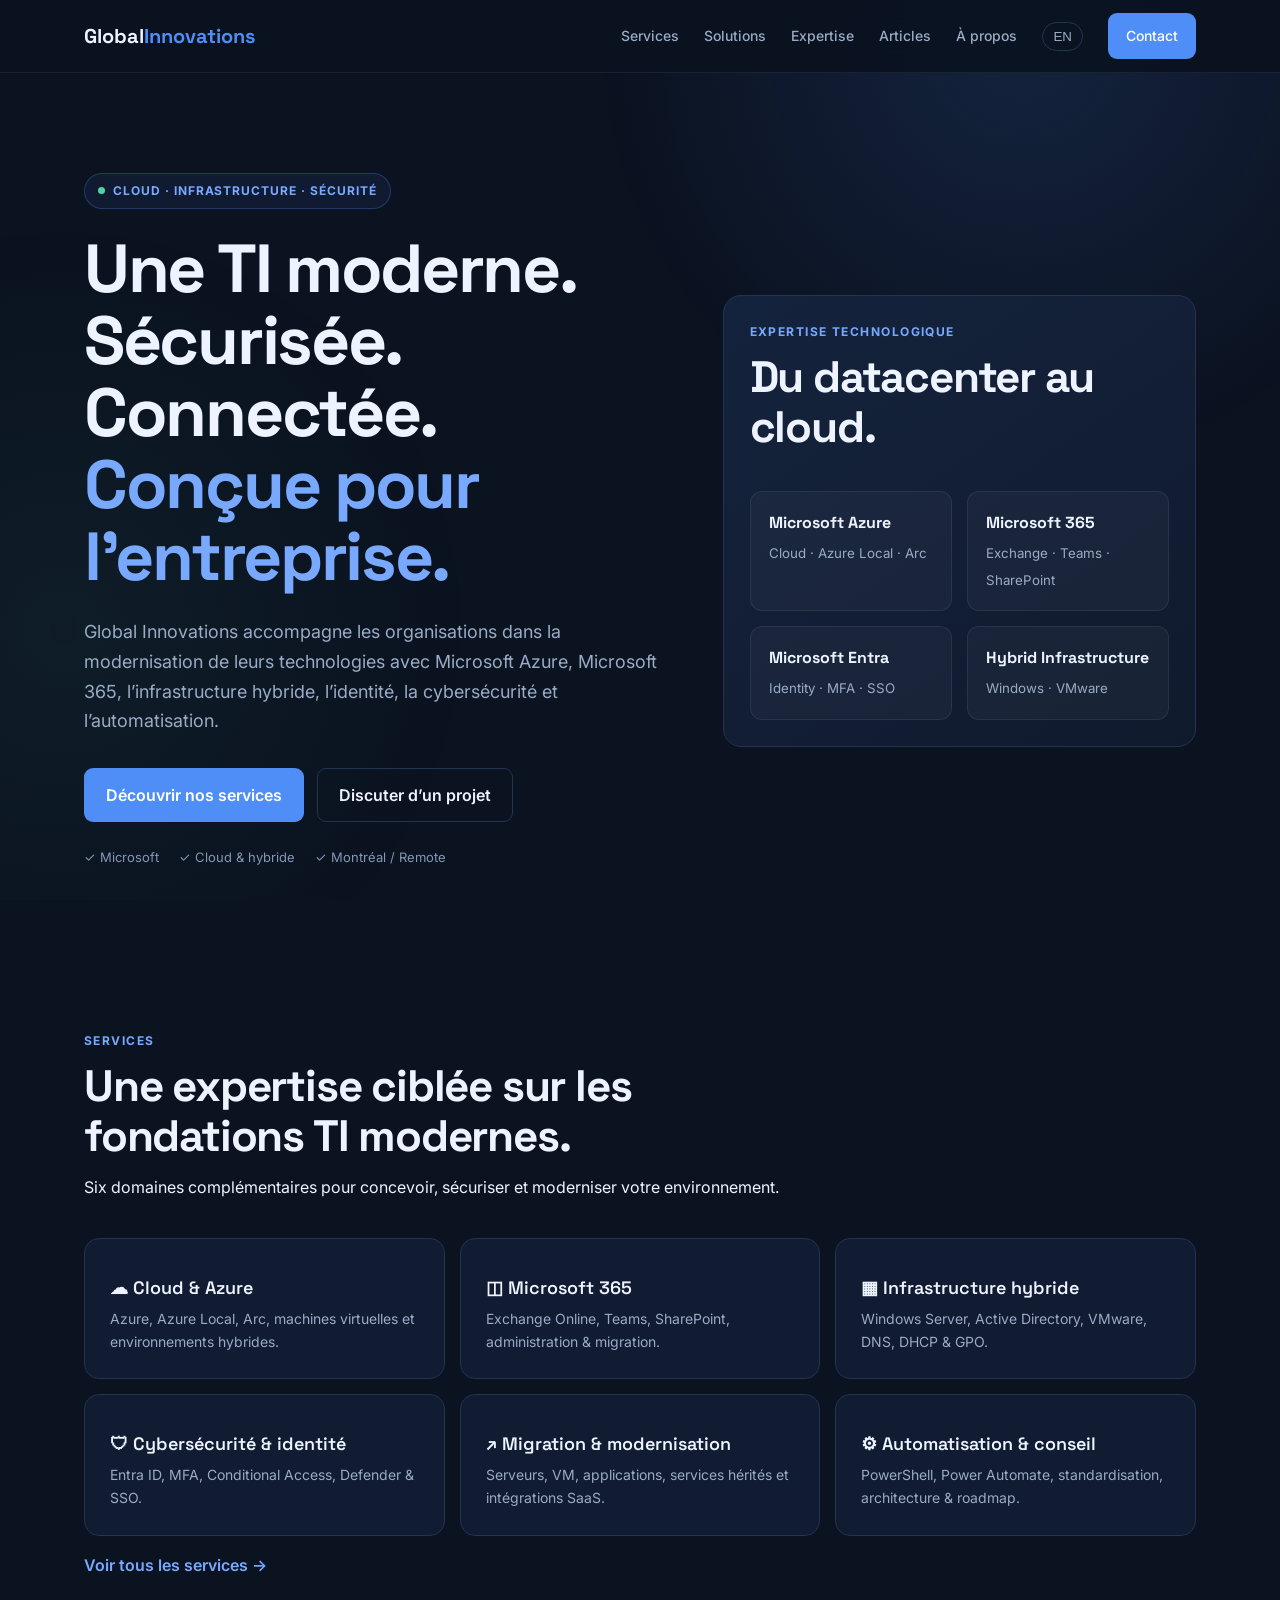
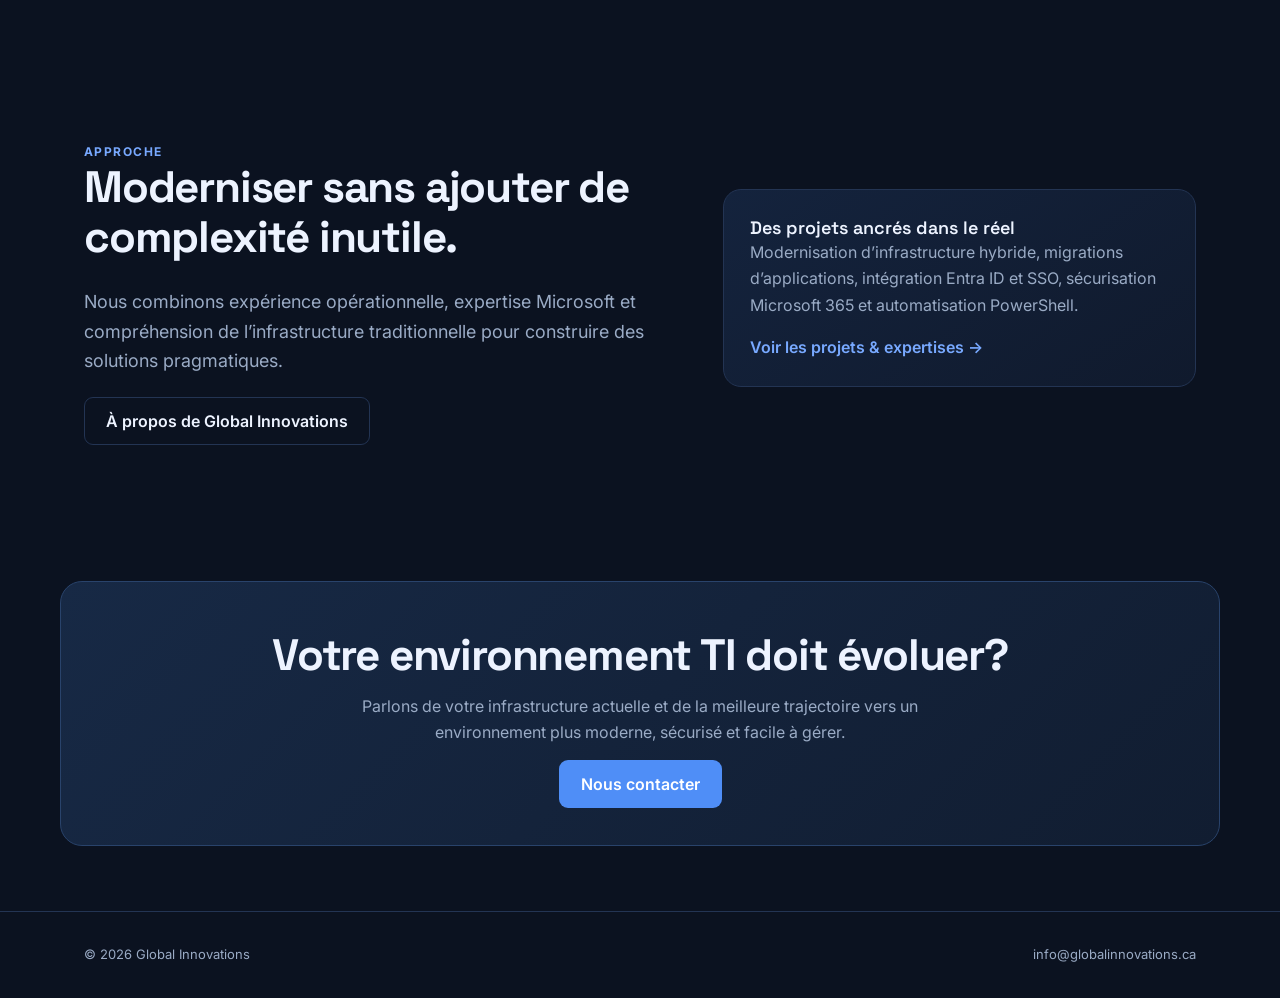
<file: index.html>
<!doctype html><html lang="fr"><head><meta charset="utf-8"><meta name="viewport" content="width=device-width,initial-scale=1"><meta name="robots" content="noindex,nofollow"><title>Global Innovations | Cloud, Microsoft 365 & Hybrid IT</title><meta name="description" content="Global Innovations accompagne les entreprises avec Azure, Microsoft 365, infrastructure hybride, identité, cybersécurité, migration et automatisation."><link rel="icon" href="favicon.ico"><link rel="preconnect" href="https://fonts.googleapis.com"><link rel="stylesheet" href="https://fonts.googleapis.com/css2?family=Inter:wght@400;500;600;700&family=Space+Grotesk:wght@500;600;700&display=swap"><link rel="stylesheet" href="css/style.css"></head><body><nav class="nav"><div class="wrap navin"><a class="brand" href="index.html">Global<span>Innovations</span></a><div class="links"><a href="services.html">Services</a><a href="solutions.html">Solutions</a><a href="projects.html" data-fr="Expertise" data-en="Expertise">Expertise</a><a href="articles.html">Articles</a><a href="about.html" data-fr="À propos" data-en="About">À propos</a><button class="lang" id="langBtn">EN</button><a class="contactbtn" href="contact.html">Contact</a></div></div></nav><main><section class="hero"><div class="wrap heroGrid"><div><div class="eyebrow"><span class="dot"></span><span data-fr="Cloud · Infrastructure · Sécurité" data-en="Cloud · Infrastructure · Security">Cloud · Infrastructure · Sécurité</span></div><h1 data-fr="Une TI moderne. Sécurisée. Connectée. <span>Conçue pour l’entreprise.</span>" data-en="Modern IT. Secure. Connected. <span>Built for business.</span>">Une TI moderne. Sécurisée. Connectée. <span>Conçue pour l’entreprise.</span></h1><p class="lead" data-fr="Global Innovations accompagne les organisations dans la modernisation de leurs technologies avec Microsoft Azure, Microsoft 365, l’infrastructure hybride, l’identité, la cybersécurité et l’automatisation." data-en="Global Innovations helps organizations modernize technology with Microsoft Azure, Microsoft 365, hybrid infrastructure, identity, cybersecurity and automation."></p><div class="actions"><a class="primary" href="services.html" data-fr="Découvrir nos services" data-en="Explore our services">Découvrir nos services</a><a class="secondary" href="contact.html" data-fr="Discuter d’un projet" data-en="Discuss a project">Discuter d’un projet</a></div><div class="trust"><span>✓ Microsoft</span><span>✓ Cloud & hybride</span><span>✓ Montréal / Remote</span></div></div><div class="visual"><div class="sectionHead"><div class="kicker" data-fr="Expertise technologique" data-en="Technology focus">Expertise technologique</div><h2 data-fr="Du datacenter au cloud." data-en="From datacenter to cloud.">Du datacenter au cloud.</h2></div><div class="tech"><div class="tile"><b>Microsoft Azure</b><small>Cloud · Azure Local · Arc</small></div><div class="tile"><b>Microsoft 365</b><small>Exchange · Teams · SharePoint</small></div><div class="tile"><b>Microsoft Entra</b><small>Identity · MFA · SSO</small></div><div class="tile"><b>Hybrid Infrastructure</b><small>Windows · VMware</small></div></div></div></div></section><section><div class="wrap"><div class="sectionHead"><div class="kicker" data-fr="Services" data-en="Services">Services</div><h2 data-fr="Une expertise ciblée sur les fondations TI modernes." data-en="Expertise focused on modern IT foundations."></h2><p data-fr="Six domaines complémentaires pour concevoir, sécuriser et moderniser votre environnement." data-en="Six complementary areas to design, secure and modernize your environment."></p></div><div class="grid3"><article class="service"><h3>☁ Cloud & Azure</h3><p data-fr="Azure, Azure Local, Arc, machines virtuelles et environnements hybrides." data-en="Azure, Azure Local, Arc, virtual machines and hybrid environments."></p></article><article class="service"><h3>◫ Microsoft 365</h3><p>Exchange Online, Teams, SharePoint, administration & migration.</p></article><article class="service"><h3>▦ Infrastructure hybride</h3><p>Windows Server, Active Directory, VMware, DNS, DHCP & GPO.</p></article><article class="service"><h3>🛡 Cybersécurité & identité</h3><p>Entra ID, MFA, Conditional Access, Defender & SSO.</p></article><article class="service"><h3>↗ Migration & modernisation</h3><p data-fr="Serveurs, VM, applications, services hérités et intégrations SaaS." data-en="Servers, VMs, applications, legacy services and SaaS integrations."></p></article><article class="service"><h3>⚙ Automatisation & conseil</h3><p>PowerShell, Power Automate, standardisation, architecture & roadmap.</p></article></div><a class="more" href="services.html" data-fr="Voir tous les services →" data-en="Explore all services →">Voir tous les services →</a></div></section><section><div class="wrap split"><div><div class="kicker" data-fr="Approche" data-en="Approach">Approche</div><h2 data-fr="Moderniser sans ajouter de complexité inutile." data-en="Modernize without adding unnecessary complexity."></h2><p class="lead" data-fr="Nous combinons expérience opérationnelle, expertise Microsoft et compréhension de l’infrastructure traditionnelle pour construire des solutions pragmatiques." data-en="We combine operational experience, Microsoft expertise and traditional infrastructure knowledge to build pragmatic solutions."></p><a class="secondary" href="about.html" data-fr="À propos de Global Innovations" data-en="About Global Innovations">À propos de Global Innovations</a></div><div class="card"><h3 data-fr="Des projets ancrés dans le réel" data-en="Projects grounded in reality">Des projets ancrés dans le réel</h3><p data-fr="Modernisation d’infrastructure hybride, migrations d’applications, intégration Entra ID et SSO, sécurisation Microsoft 365 et automatisation PowerShell." data-en="Hybrid infrastructure modernization, application migrations, Entra ID and SSO integration, Microsoft 365 security and PowerShell automation."></p><a class="more" href="projects.html" data-fr="Voir les projets & expertises →" data-en="View projects & expertise →">Voir les projets & expertises →</a></div></div></section><div class="wrap cta"><h2 data-fr="Votre environnement TI doit évoluer?" data-en="Does your IT environment need to evolve?">Votre environnement TI doit évoluer?</h2><p data-fr="Parlons de votre infrastructure actuelle et de la meilleure trajectoire vers un environnement plus moderne, sécurisé et facile à gérer." data-en="Let's discuss your current infrastructure and the right path toward a more modern, secure and manageable environment."></p><a class="primary" href="contact.html" data-fr="Nous contacter" data-en="Contact us">Nous contacter</a></div></main><footer class="footer"><div class="wrap foot"><span>© 2026 Global Innovations</span><span>info@globalinnovations.ca</span></div></footer><script src="js/main.js"></script></body></html>
</file>
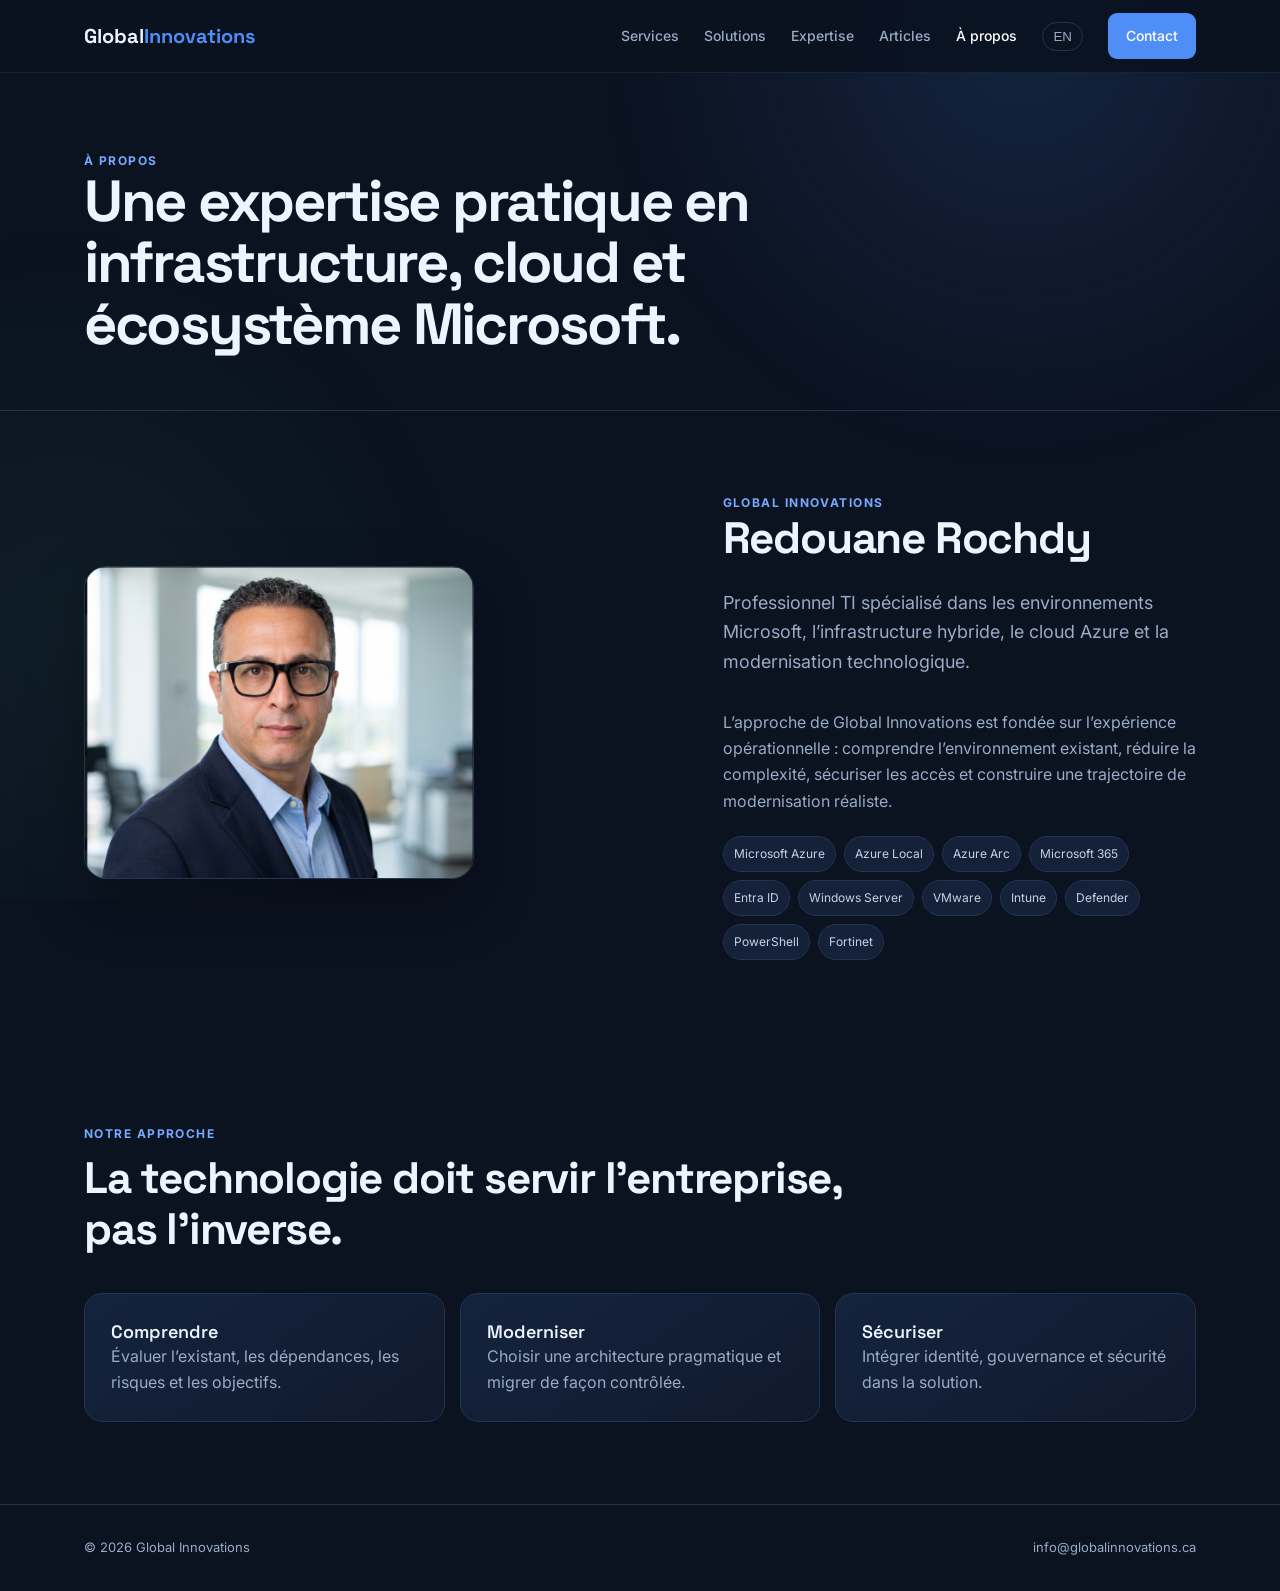
<file: about.html>
<!doctype html><html lang="fr"><head><meta charset="utf-8"><meta name="viewport" content="width=device-width,initial-scale=1"><meta name="robots" content="noindex,nofollow"><title>À propos | Global Innovations</title><link rel="icon" href="favicon.ico"><link rel="preconnect" href="https://fonts.googleapis.com"><link rel="stylesheet" href="https://fonts.googleapis.com/css2?family=Inter:wght@400;500;600;700&family=Space+Grotesk:wght@500;600;700&display=swap"><link rel="stylesheet" href="css/style.css"></head><body><nav class="nav"><div class="wrap navin"><a class="brand" href="index.html">Global<span>Innovations</span></a><div class="links"><a href="services.html">Services</a><a href="solutions.html">Solutions</a><a href="projects.html">Expertise</a><a href="articles.html">Articles</a><a class="active" href="about.html" data-fr="À propos" data-en="About">À propos</a><button class="lang" id="langBtn">EN</button><a class="contactbtn" href="contact.html">Contact</a></div></div></nav><main><section class="pageHero"><div class="wrap"><div class="kicker" data-fr="À propos" data-en="About">À propos</div><h1 data-fr="Une expertise pratique en infrastructure, cloud et écosystème Microsoft." data-en="Hands-on expertise across infrastructure, cloud and the Microsoft ecosystem.">Une expertise pratique en infrastructure, cloud et écosystème Microsoft.</h1></div></section><section><div class="wrap split"><div><img class="portrait" src="assets/images/redouane-rochdy.png.png" alt="Redouane Rochdy"></div><div><div class="kicker">Global Innovations</div><h2>Redouane Rochdy</h2><p class="lead" data-fr="Professionnel TI spécialisé dans les environnements Microsoft, l’infrastructure hybride, le cloud Azure et la modernisation technologique." data-en="IT professional specializing in Microsoft environments, hybrid infrastructure, Azure cloud and technology modernization.">Professionnel TI spécialisé dans les environnements Microsoft, l’infrastructure hybride, le cloud Azure et la modernisation technologique.</p><p class="muted" data-fr="L’approche de Global Innovations est fondée sur l’expérience opérationnelle : comprendre l’environnement existant, réduire la complexité, sécuriser les accès et construire une trajectoire de modernisation réaliste." data-en="Global Innovations is grounded in operational experience: understand the existing environment, reduce complexity, secure access and build a realistic modernization path."></p><div class="chips"><span class="chip">Microsoft Azure</span><span class="chip">Azure Local</span><span class="chip">Azure Arc</span><span class="chip">Microsoft 365</span><span class="chip">Entra ID</span><span class="chip">Windows Server</span><span class="chip">VMware</span><span class="chip">Intune</span><span class="chip">Defender</span><span class="chip">PowerShell</span><span class="chip">Fortinet</span></div></div></div></section><section><div class="wrap"><div class="sectionHead"><div class="kicker" data-fr="Notre approche" data-en="Our approach">Notre approche</div><h2 data-fr="La technologie doit servir l’entreprise, pas l’inverse." data-en="Technology should serve the business, not the other way around."></h2></div><div class="grid3"><div class="card"><h3 data-fr="Comprendre" data-en="Understand">Comprendre</h3><p data-fr="Évaluer l’existant, les dépendances, les risques et les objectifs." data-en="Assess the current environment, dependencies, risks and objectives."></p></div><div class="card"><h3 data-fr="Moderniser" data-en="Modernize">Moderniser</h3><p data-fr="Choisir une architecture pragmatique et migrer de façon contrôlée." data-en="Choose a pragmatic architecture and migrate in a controlled way."></p></div><div class="card"><h3 data-fr="Sécuriser" data-en="Secure">Sécuriser</h3><p data-fr="Intégrer identité, gouvernance et sécurité dans la solution." data-en="Build identity, governance and security into the solution."></p></div></div></div></section></main><footer class="footer"><div class="wrap foot"><span>© 2026 Global Innovations</span><span>info@globalinnovations.ca</span></div></footer><script src="js/main.js"></script></body></html>
</file>
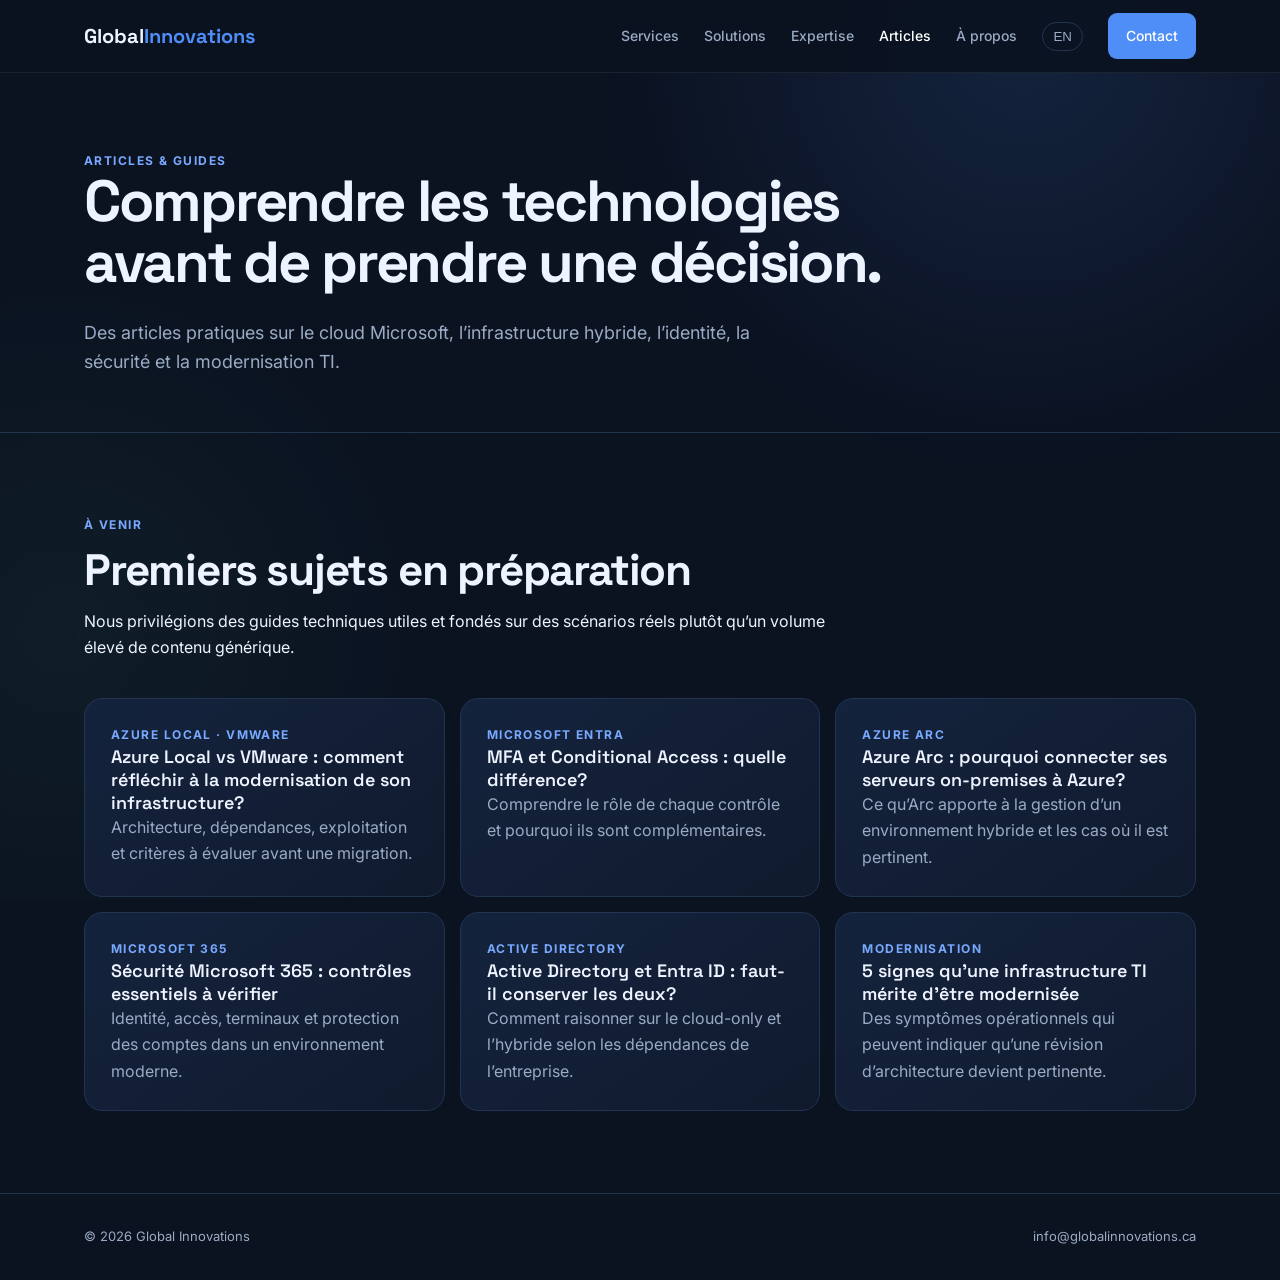
<file: articles.html>
<!doctype html><html lang="fr"><head><meta charset="utf-8"><meta name="viewport" content="width=device-width,initial-scale=1"><meta name="robots" content="noindex,nofollow"><title>Articles TI | Global Innovations</title><meta name="description" content="Guides pratiques sur Microsoft Azure, Microsoft 365, Entra ID, infrastructure hybride, cybersécurité et modernisation TI."><link rel="icon" href="favicon.ico"><link rel="preconnect" href="https://fonts.googleapis.com"><link rel="stylesheet" href="https://fonts.googleapis.com/css2?family=Inter:wght@400;500;600;700&family=Space+Grotesk:wght@500;600;700&display=swap"><link rel="stylesheet" href="css/style.css"></head><body><nav class="nav"><div class="wrap navin"><a class="brand" href="index.html">Global<span>Innovations</span></a><div class="links"><a href="services.html">Services</a><a href="solutions.html">Solutions</a><a href="projects.html">Expertise</a><a class="active" href="articles.html">Articles</a><a href="about.html" data-fr="À propos" data-en="About">À propos</a><button class="lang" id="langBtn">EN</button><a class="contactbtn" href="contact.html">Contact</a></div></div></nav><main><section class="pageHero"><div class="wrap"><div class="kicker" data-fr="Articles & guides" data-en="Articles & guides">Articles & guides</div><h1 data-fr="Comprendre les technologies avant de prendre une décision." data-en="Understand the technology before making a decision.">Comprendre les technologies avant de prendre une décision.</h1><p class="lead" data-fr="Des articles pratiques sur le cloud Microsoft, l’infrastructure hybride, l’identité, la sécurité et la modernisation TI." data-en="Practical articles about Microsoft cloud, hybrid infrastructure, identity, security and IT modernization."></p></div></section><section><div class="wrap"><div class="sectionHead"><div class="kicker" data-fr="À venir" data-en="Coming soon">À venir</div><h2 data-fr="Premiers sujets en préparation" data-en="First topics in preparation">Premiers sujets en préparation</h2><p data-fr="Nous privilégions des guides techniques utiles et fondés sur des scénarios réels plutôt qu’un volume élevé de contenu générique." data-en="We prioritize useful technical guides grounded in real scenarios rather than high volumes of generic content."></p></div><div class="grid3"><article class="card"><div class="kicker">Azure Local · VMware</div><h3 data-fr="Azure Local vs VMware : comment réfléchir à la modernisation de son infrastructure?" data-en="Azure Local vs VMware: how should you approach infrastructure modernization?"></h3><p data-fr="Architecture, dépendances, exploitation et critères à évaluer avant une migration." data-en="Architecture, dependencies, operations and criteria to evaluate before migration."></p></article><article class="card"><div class="kicker">Microsoft Entra</div><h3 data-fr="MFA et Conditional Access : quelle différence?" data-en="MFA and Conditional Access: what's the difference?"></h3><p data-fr="Comprendre le rôle de chaque contrôle et pourquoi ils sont complémentaires." data-en="Understand each control and why they complement one another."></p></article><article class="card"><div class="kicker">Azure Arc</div><h3 data-fr="Azure Arc : pourquoi connecter ses serveurs on-premises à Azure?" data-en="Azure Arc: why connect on-premises servers to Azure?"></h3><p data-fr="Ce qu’Arc apporte à la gestion d’un environnement hybride et les cas où il est pertinent." data-en="What Arc adds to hybrid management and when it makes sense."></p></article><article class="card"><div class="kicker">Microsoft 365</div><h3 data-fr="Sécurité Microsoft 365 : contrôles essentiels à vérifier" data-en="Microsoft 365 security: essential controls to review"></h3><p data-fr="Identité, accès, terminaux et protection des comptes dans un environnement moderne." data-en="Identity, access, endpoints and account protection in a modern environment."></p></article><article class="card"><div class="kicker">Active Directory</div><h3 data-fr="Active Directory et Entra ID : faut-il conserver les deux?" data-en="Active Directory and Entra ID: do you need both?"></h3><p data-fr="Comment raisonner sur le cloud-only et l’hybride selon les dépendances de l’entreprise." data-en="How to think about cloud-only versus hybrid based on business dependencies."></p></article><article class="card"><div class="kicker">Modernisation</div><h3 data-fr="5 signes qu’une infrastructure TI mérite d’être modernisée" data-en="5 signs your IT infrastructure needs modernization"></h3><p data-fr="Des symptômes opérationnels qui peuvent indiquer qu’une révision d’architecture devient pertinente." data-en="Operational symptoms that can indicate it's time to review the architecture."></p></article></div></div></section></main><footer class="footer"><div class="wrap foot"><span>© 2026 Global Innovations</span><span>info@globalinnovations.ca</span></div></footer><script src="js/main.js"></script></body></html>
</file>
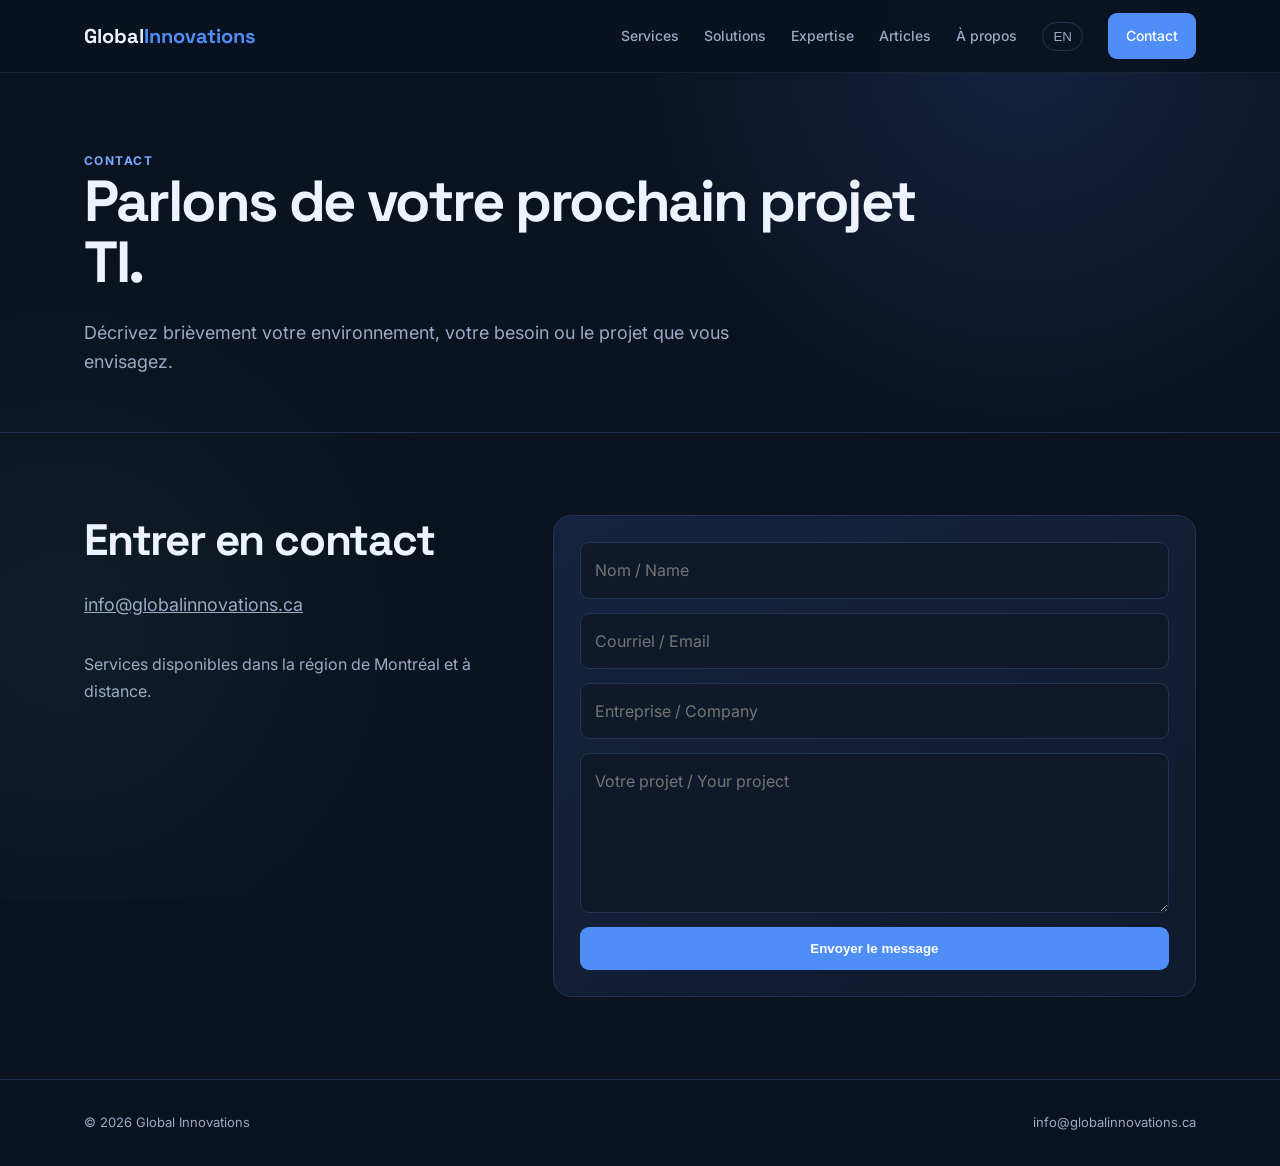
<file: contact.html>
<!doctype html><html lang="fr"><head><meta charset="utf-8"><meta name="viewport" content="width=device-width,initial-scale=1"><meta name="robots" content="noindex,nofollow"><title>Contact | Global Innovations</title><link rel="icon" href="favicon.ico"><link rel="preconnect" href="https://fonts.googleapis.com"><link rel="stylesheet" href="https://fonts.googleapis.com/css2?family=Inter:wght@400;500;600;700&family=Space+Grotesk:wght@500;600;700&display=swap"><link rel="stylesheet" href="css/style.css"></head><body><nav class="nav"><div class="wrap navin"><a class="brand" href="index.html">Global<span>Innovations</span></a><div class="links"><a href="services.html">Services</a><a href="solutions.html">Solutions</a><a href="projects.html">Expertise</a><a href="articles.html">Articles</a><a href="about.html" data-fr="À propos" data-en="About">À propos</a><button class="lang" id="langBtn">EN</button><a class="contactbtn active" href="contact.html">Contact</a></div></div></nav><main><section class="pageHero"><div class="wrap"><div class="kicker">Contact</div><h1 data-fr="Parlons de votre prochain projet TI." data-en="Let's discuss your next IT project.">Parlons de votre prochain projet TI.</h1><p class="lead" data-fr="Décrivez brièvement votre environnement, votre besoin ou le projet que vous envisagez." data-en="Tell us briefly about your environment, need or project."></p></div></section><section><div class="wrap contactGrid"><div><h2 data-fr="Entrer en contact" data-en="Get in touch">Entrer en contact</h2><p class="lead"><a href="mailto:info@globalinnovations.ca">info@globalinnovations.ca</a></p><p class="muted" data-fr="Services disponibles dans la région de Montréal et à distance." data-en="Services available in the Montreal area and remotely."></p></div><div class="card"><form class="form" action="https://formspree.io/f/xwpqgdbr" method="POST"><input name="name" required placeholder="Nom / Name"><input type="email" name="email" required placeholder="Courriel / Email"><input name="company" placeholder="Entreprise / Company"><textarea name="message" required placeholder="Votre projet / Your project"></textarea><button class="primary" type="submit" data-fr="Envoyer le message" data-en="Send message">Envoyer le message</button></form></div></div></section></main><footer class="footer"><div class="wrap foot"><span>© 2026 Global Innovations</span><span>info@globalinnovations.ca</span></div></footer><script src="js/main.js"></script></body></html>
</file>
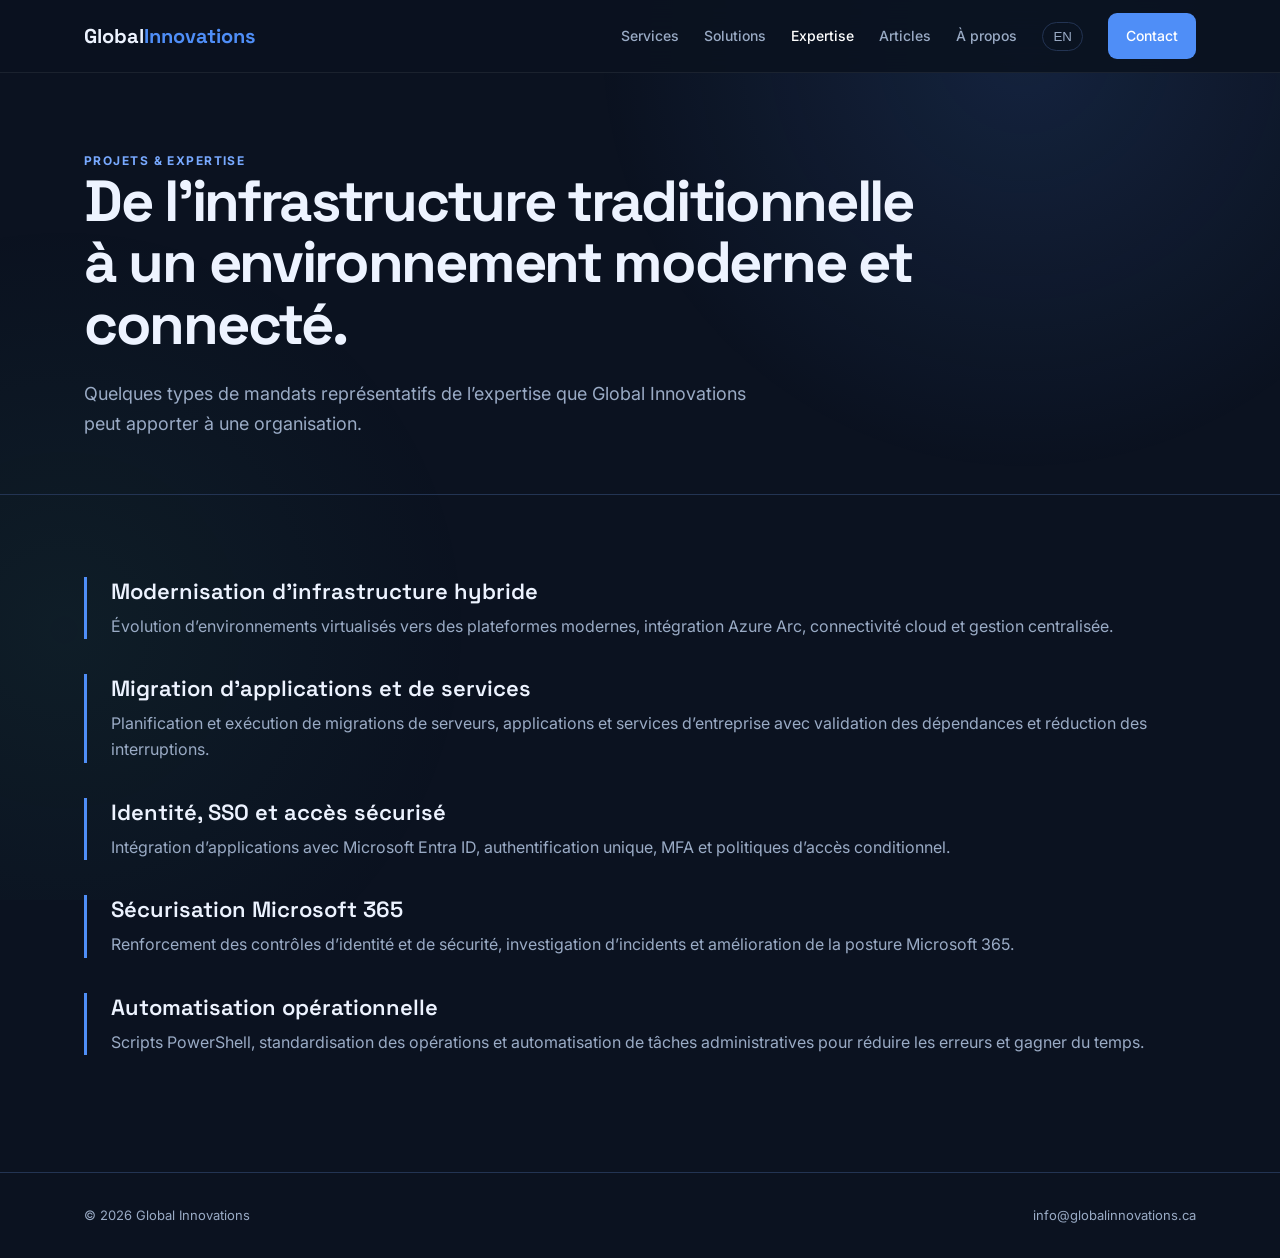
<file: projects.html>
<!doctype html><html lang="fr"><head><meta charset="utf-8"><meta name="viewport" content="width=device-width,initial-scale=1"><meta name="robots" content="noindex,nofollow"><title>Projets & expertise | Global Innovations</title><link rel="icon" href="favicon.ico"><link rel="preconnect" href="https://fonts.googleapis.com"><link rel="stylesheet" href="https://fonts.googleapis.com/css2?family=Inter:wght@400;500;600;700&family=Space+Grotesk:wght@500;600;700&display=swap"><link rel="stylesheet" href="css/style.css"></head><body><nav class="nav"><div class="wrap navin"><a class="brand" href="index.html">Global<span>Innovations</span></a><div class="links"><a href="services.html">Services</a><a href="solutions.html">Solutions</a><a class="active" href="projects.html">Expertise</a><a href="articles.html">Articles</a><a href="about.html" data-fr="À propos" data-en="About">À propos</a><button class="lang" id="langBtn">EN</button><a class="contactbtn" href="contact.html">Contact</a></div></div></nav><main><section class="pageHero"><div class="wrap"><div class="kicker" data-fr="Projets & expertise" data-en="Projects & expertise">Projets & expertise</div><h1 data-fr="De l’infrastructure traditionnelle à un environnement moderne et connecté." data-en="From traditional infrastructure to a modern, connected environment."></h1><p class="lead" data-fr="Quelques types de mandats représentatifs de l’expertise que Global Innovations peut apporter à une organisation." data-en="Representative types of engagements where Global Innovations can bring value to an organization."></p></div></section><section><div class="wrap"><article class="project"><h3 data-fr="Modernisation d’infrastructure hybride" data-en="Hybrid infrastructure modernization">Modernisation d’infrastructure hybride</h3><p class="muted" data-fr="Évolution d’environnements virtualisés vers des plateformes modernes, intégration Azure Arc, connectivité cloud et gestion centralisée." data-en="Evolution of virtualized environments toward modern platforms, Azure Arc integration, cloud connectivity and centralized management."></p></article><article class="project"><h3 data-fr="Migration d’applications et de services" data-en="Application and service migration">Migration d’applications et de services</h3><p class="muted" data-fr="Planification et exécution de migrations de serveurs, applications et services d’entreprise avec validation des dépendances et réduction des interruptions." data-en="Planning and execution of server, application and enterprise service migrations with dependency validation and minimized disruption."></p></article><article class="project"><h3 data-fr="Identité, SSO et accès sécurisé" data-en="Identity, SSO and secure access">Identité, SSO et accès sécurisé</h3><p class="muted" data-fr="Intégration d’applications avec Microsoft Entra ID, authentification unique, MFA et politiques d’accès conditionnel." data-en="Application integration with Microsoft Entra ID, single sign-on, MFA and Conditional Access policies."></p></article><article class="project"><h3 data-fr="Sécurisation Microsoft 365" data-en="Microsoft 365 security">Sécurisation Microsoft 365</h3><p class="muted" data-fr="Renforcement des contrôles d’identité et de sécurité, investigation d’incidents et amélioration de la posture Microsoft 365." data-en="Strengthening identity and security controls, incident investigation and improvement of Microsoft 365 security posture."></p></article><article class="project"><h3 data-fr="Automatisation opérationnelle" data-en="Operational automation">Automatisation opérationnelle</h3><p class="muted" data-fr="Scripts PowerShell, standardisation des opérations et automatisation de tâches administratives pour réduire les erreurs et gagner du temps." data-en="PowerShell scripting, operational standardization and administrative automation to reduce errors and save time."></p></article></div></section></main><footer class="footer"><div class="wrap foot"><span>© 2026 Global Innovations</span><span>info@globalinnovations.ca</span></div></footer><script src="js/main.js"></script></body></html>
</file>
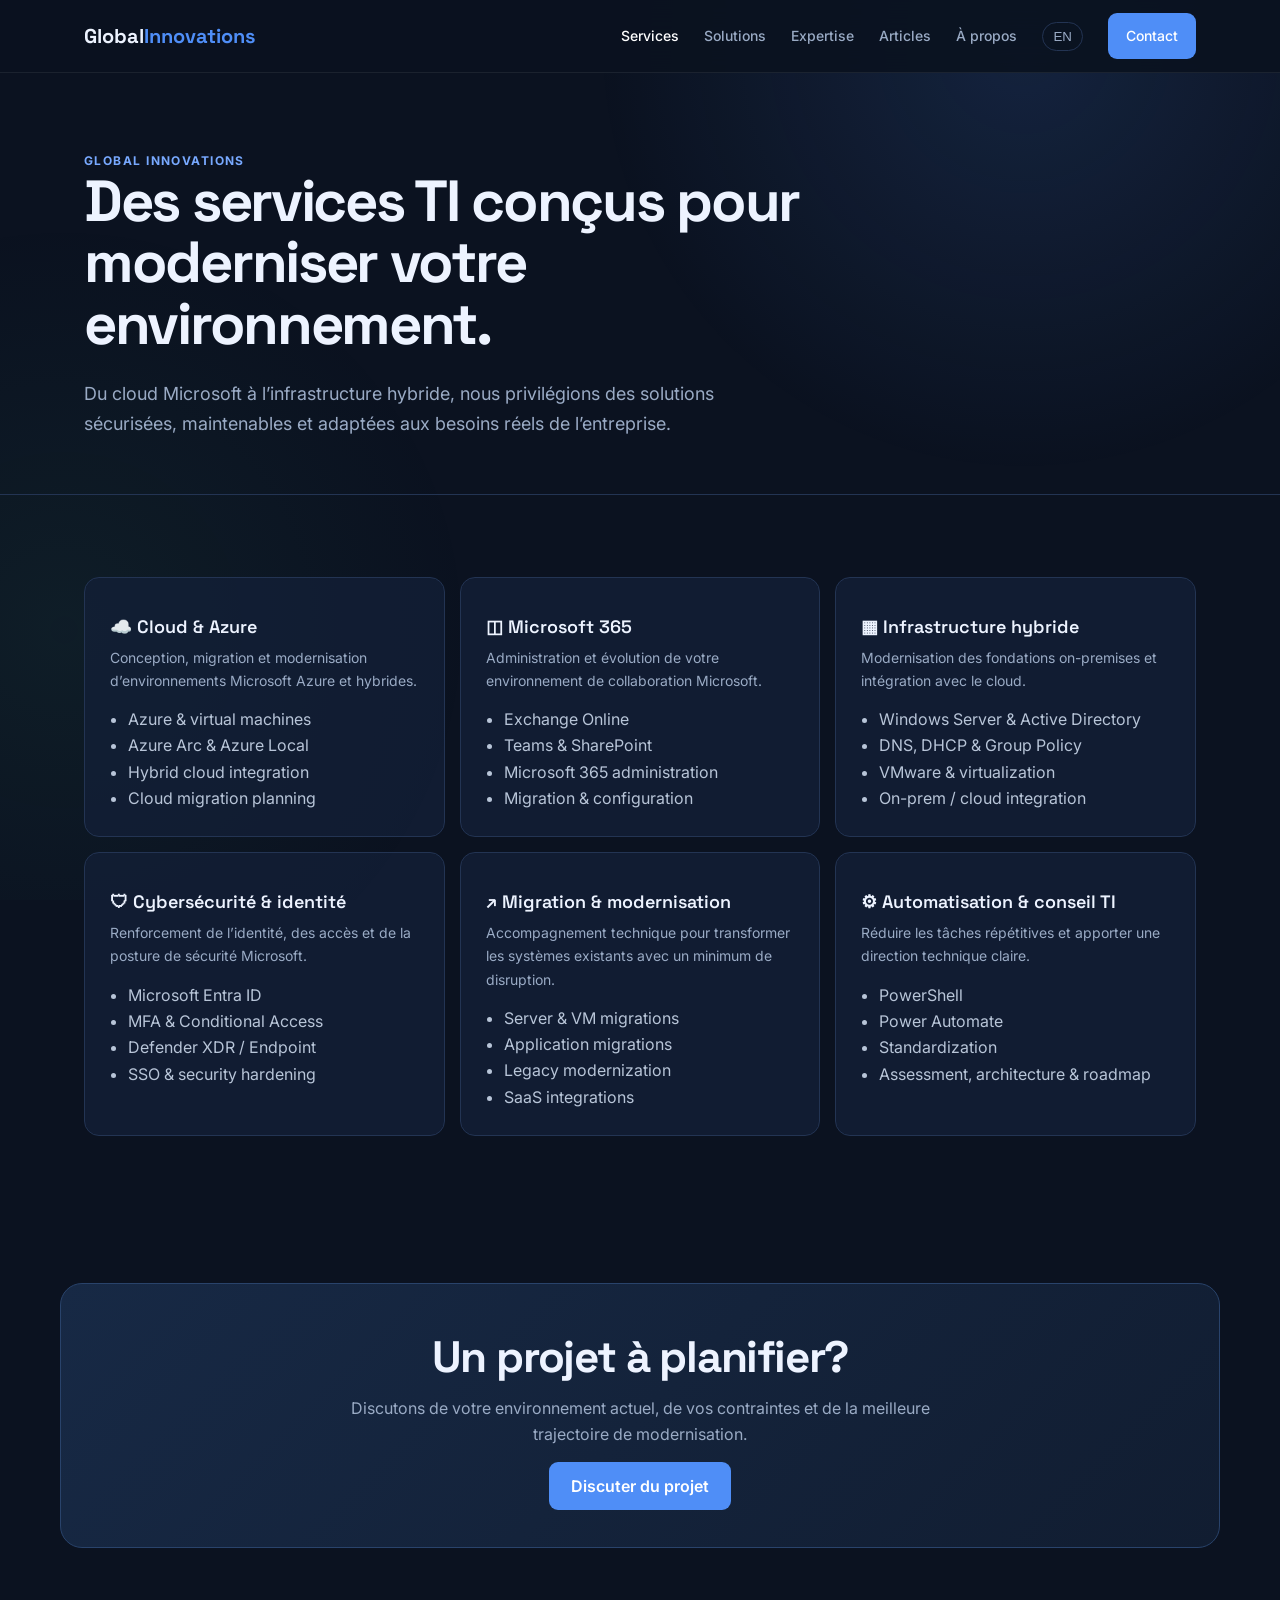
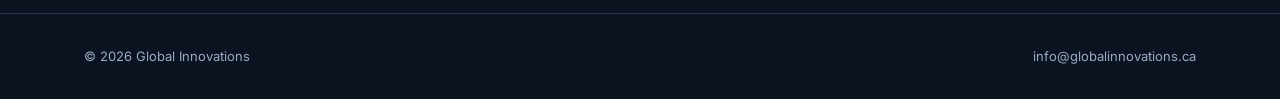
<file: services.html>
<!doctype html><html lang="fr"><head><meta charset="utf-8"><meta name="viewport" content="width=device-width,initial-scale=1"><meta name="robots" content="noindex,nofollow"><title>Services | Global Innovations</title><link rel="icon" href="favicon.ico"><link rel="preconnect" href="https://fonts.googleapis.com"><link rel="stylesheet" href="https://fonts.googleapis.com/css2?family=Inter:wght@400;500;600;700&family=Space+Grotesk:wght@500;600;700&display=swap"><link rel="stylesheet" href="css/style.css"></head><body><nav class="nav"><div class="wrap navin"><a class="brand" href="index.html">Global<span>Innovations</span></a><div class="links"><a class="active" href="services.html">Services</a><a href="solutions.html">Solutions</a><a href="projects.html">Expertise</a><a href="articles.html">Articles</a><a href="about.html" data-fr="À propos" data-en="About">À propos</a><button class="lang" id="langBtn">EN</button><a class="contactbtn" href="contact.html">Contact</a></div></div></nav><main><section class="pageHero"><div class="wrap"><div class="kicker">Global Innovations</div><h1 data-fr="Des services TI conçus pour moderniser votre environnement." data-en="IT services designed to modernize your environment.">Des services TI conçus pour moderniser votre environnement.</h1><p class="lead" data-fr="Du cloud Microsoft à l’infrastructure hybride, nous privilégions des solutions sécurisées, maintenables et adaptées aux besoins réels de l’entreprise." data-en="From Microsoft cloud to hybrid infrastructure, we focus on secure, maintainable solutions aligned with real business needs.">Du cloud Microsoft à l’infrastructure hybride, nous privilégions des solutions sécurisées, maintenables et adaptées aux besoins réels de l’entreprise.</p></div></section><section><div class="wrap grid3"><article class="service detail"><h3>☁️ Cloud & Azure</h3><p data-fr="Conception, migration et modernisation d’environnements Microsoft Azure et hybrides." data-en="Design, migration and modernization of Microsoft Azure and hybrid environments."></p><ul><li>Azure & virtual machines</li><li>Azure Arc & Azure Local</li><li>Hybrid cloud integration</li><li>Cloud migration planning</li></ul></article><article class="service detail"><h3>◫ Microsoft 365</h3><p data-fr="Administration et évolution de votre environnement de collaboration Microsoft." data-en="Administration and evolution of your Microsoft collaboration environment."></p><ul><li>Exchange Online</li><li>Teams & SharePoint</li><li>Microsoft 365 administration</li><li>Migration & configuration</li></ul></article><article class="service detail"><h3>▦ Infrastructure hybride</h3><p data-fr="Modernisation des fondations on-premises et intégration avec le cloud." data-en="Modernization of on-premises foundations and cloud integration."></p><ul><li>Windows Server & Active Directory</li><li>DNS, DHCP & Group Policy</li><li>VMware & virtualization</li><li>On-prem / cloud integration</li></ul></article><article class="service detail"><h3>🛡 Cybersécurité & identité</h3><p data-fr="Renforcement de l’identité, des accès et de la posture de sécurité Microsoft." data-en="Strengthening identity, access and Microsoft security posture."></p><ul><li>Microsoft Entra ID</li><li>MFA & Conditional Access</li><li>Defender XDR / Endpoint</li><li>SSO & security hardening</li></ul></article><article class="service detail"><h3>↗ Migration & modernisation</h3><p data-fr="Accompagnement technique pour transformer les systèmes existants avec un minimum de disruption." data-en="Technical delivery to transform existing systems with minimal disruption."></p><ul><li>Server & VM migrations</li><li>Application migrations</li><li>Legacy modernization</li><li>SaaS integrations</li></ul></article><article class="service detail"><h3>⚙ Automatisation & conseil TI</h3><p data-fr="Réduire les tâches répétitives et apporter une direction technique claire." data-en="Reduce repetitive work and provide clear technical direction."></p><ul><li>PowerShell</li><li>Power Automate</li><li>Standardization</li><li>Assessment, architecture & roadmap</li></ul></article></div></section><div class="wrap cta"><h2 data-fr="Un projet à planifier?" data-en="Planning an IT project?">Un projet à planifier?</h2><p data-fr="Discutons de votre environnement actuel, de vos contraintes et de la meilleure trajectoire de modernisation." data-en="Let's discuss your current environment, constraints and the right modernization path."></p><a class="primary" href="contact.html" data-fr="Discuter du projet" data-en="Discuss your project">Discuter du projet</a></div></main><footer class="footer"><div class="wrap foot"><span>© 2026 Global Innovations</span><span>info@globalinnovations.ca</span></div></footer><script src="js/main.js"></script></body></html>
</file>
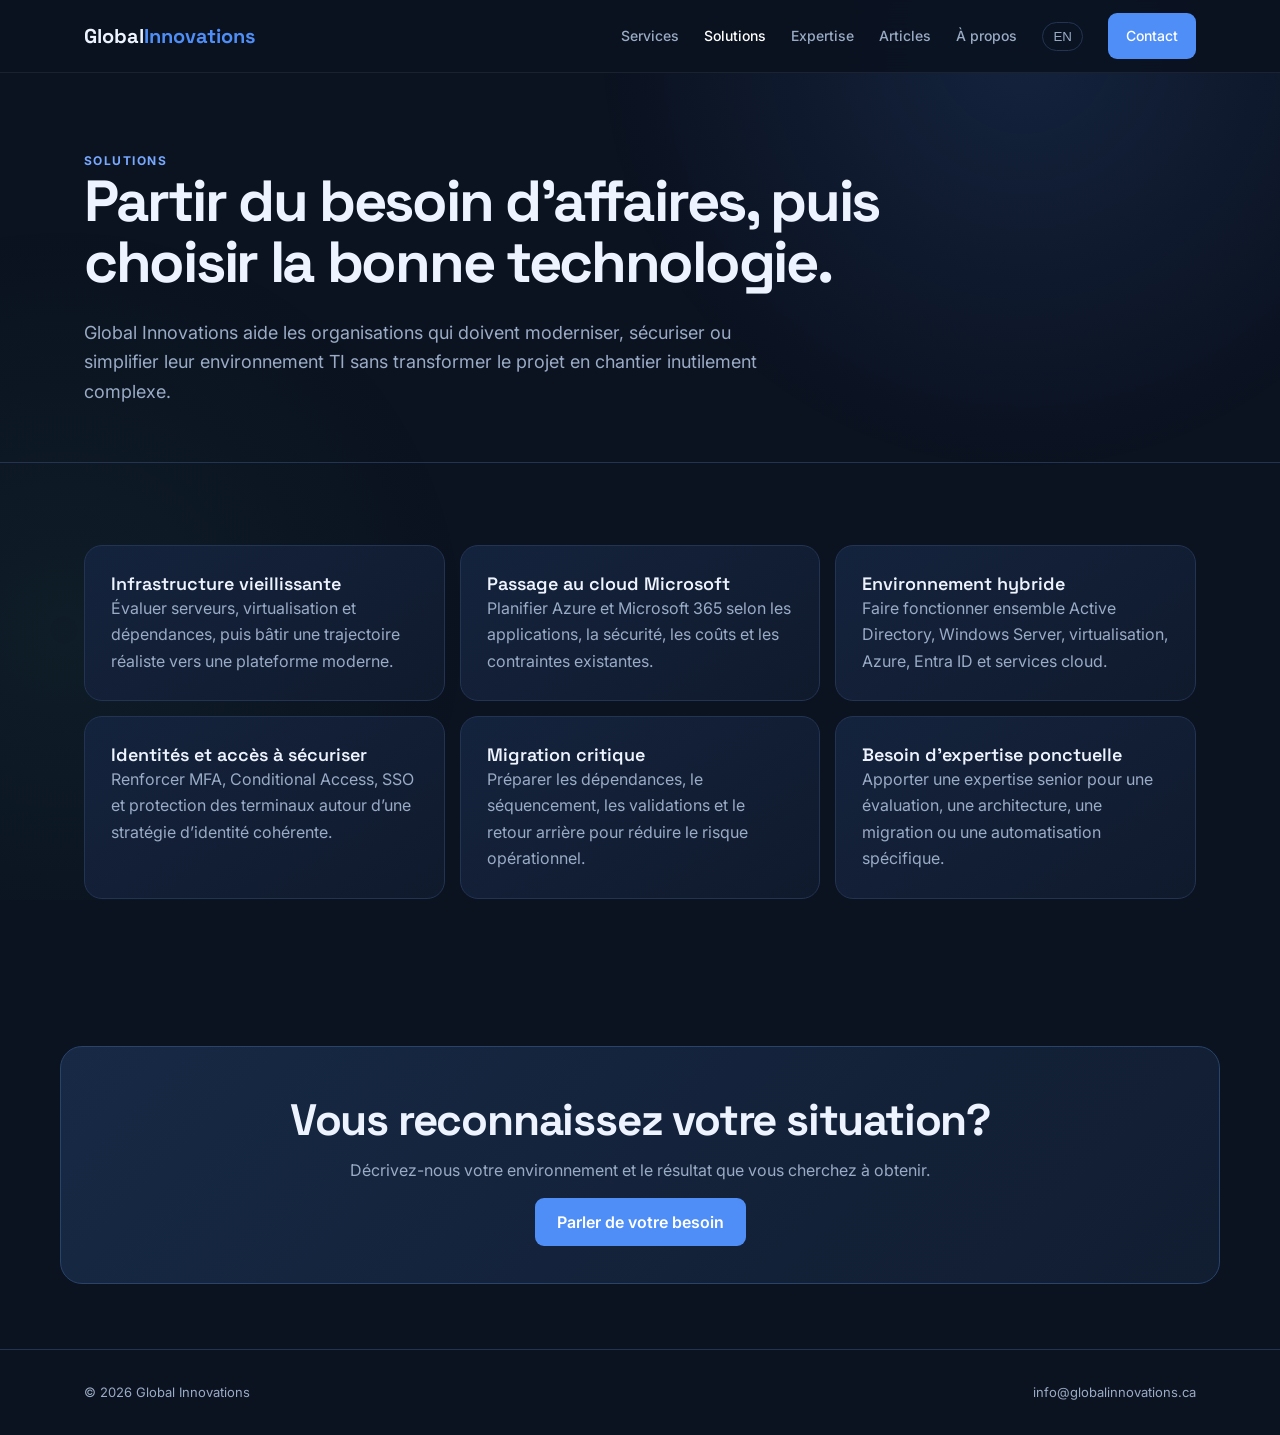
<file: solutions.html>
<!doctype html><html lang="fr"><head><meta charset="utf-8"><meta name="viewport" content="width=device-width,initial-scale=1"><meta name="robots" content="noindex,nofollow"><title>Solutions TI | Global Innovations</title><meta name="description" content="Solutions TI pour PME et organisations : modernisation, cloud Microsoft, sécurité, infrastructure hybride et accompagnement de projets."><link rel="icon" href="favicon.ico"><link rel="preconnect" href="https://fonts.googleapis.com"><link rel="stylesheet" href="https://fonts.googleapis.com/css2?family=Inter:wght@400;500;600;700&family=Space+Grotesk:wght@500;600;700&display=swap"><link rel="stylesheet" href="css/style.css"></head><body><nav class="nav"><div class="wrap navin"><a class="brand" href="index.html">Global<span>Innovations</span></a><div class="links"><a href="services.html">Services</a><a class="active" href="solutions.html">Solutions</a><a href="projects.html" data-fr="Expertise" data-en="Expertise">Expertise</a><a href="articles.html" data-fr="Articles" data-en="Articles">Articles</a><a href="about.html" data-fr="À propos" data-en="About">À propos</a><button class="lang" id="langBtn">EN</button><a class="contactbtn" href="contact.html">Contact</a></div></div></nav><main><section class="pageHero"><div class="wrap"><div class="kicker">Solutions</div><h1 data-fr="Partir du besoin d’affaires, puis choisir la bonne technologie." data-en="Start with the business need, then choose the right technology.">Partir du besoin d’affaires, puis choisir la bonne technologie.</h1><p class="lead" data-fr="Global Innovations aide les organisations qui doivent moderniser, sécuriser ou simplifier leur environnement TI sans transformer le projet en chantier inutilement complexe." data-en="Global Innovations helps organizations modernize, secure or simplify IT without turning the project into unnecessary complexity."></p></div></section><section><div class="wrap grid3"><article class="card"><h3 data-fr="Infrastructure vieillissante" data-en="Aging infrastructure">Infrastructure vieillissante</h3><p data-fr="Évaluer serveurs, virtualisation et dépendances, puis bâtir une trajectoire réaliste vers une plateforme moderne." data-en="Assess servers, virtualization and dependencies, then build a realistic path to a modern platform."></p></article><article class="card"><h3 data-fr="Passage au cloud Microsoft" data-en="Moving to Microsoft cloud">Passage au cloud Microsoft</h3><p data-fr="Planifier Azure et Microsoft 365 selon les applications, la sécurité, les coûts et les contraintes existantes." data-en="Plan Azure and Microsoft 365 around applications, security, cost and existing constraints."></p></article><article class="card"><h3 data-fr="Environnement hybride" data-en="Hybrid environment">Environnement hybride</h3><p data-fr="Faire fonctionner ensemble Active Directory, Windows Server, virtualisation, Azure, Entra ID et services cloud." data-en="Connect Active Directory, Windows Server, virtualization, Azure, Entra ID and cloud services."></p></article><article class="card"><h3 data-fr="Identités et accès à sécuriser" data-en="Identity and access security">Identités et accès à sécuriser</h3><p data-fr="Renforcer MFA, Conditional Access, SSO et protection des terminaux autour d’une stratégie d’identité cohérente." data-en="Strengthen MFA, Conditional Access, SSO and endpoint protection around a coherent identity strategy."></p></article><article class="card"><h3 data-fr="Migration critique" data-en="Critical migration">Migration critique</h3><p data-fr="Préparer les dépendances, le séquencement, les validations et le retour arrière pour réduire le risque opérationnel." data-en="Prepare dependencies, sequencing, validation and rollback to reduce operational risk."></p></article><article class="card"><h3 data-fr="Besoin d’expertise ponctuelle" data-en="Project-based expertise">Besoin d’expertise ponctuelle</h3><p data-fr="Apporter une expertise senior pour une évaluation, une architecture, une migration ou une automatisation spécifique." data-en="Bring senior expertise to an assessment, architecture, migration or specific automation initiative."></p></article></div></section><div class="wrap cta"><h2 data-fr="Vous reconnaissez votre situation?" data-en="Does this sound familiar?">Vous reconnaissez votre situation?</h2><p data-fr="Décrivez-nous votre environnement et le résultat que vous cherchez à obtenir." data-en="Tell us about your environment and the outcome you want to achieve."></p><a class="primary" href="contact.html" data-fr="Parler de votre besoin" data-en="Discuss your needs">Parler de votre besoin</a></div></main><footer class="footer"><div class="wrap foot"><span>© 2026 Global Innovations</span><span>info@globalinnovations.ca</span></div></footer><script src="js/main.js"></script></body></html>
</file>
<file: css/style.css>
:root{--bg:#0b1220;--bg2:#101a2d;--card:#142139;--line:#233453;--text:#edf3ff;--muted:#9aabc5;--blue:#4f8ef7;--blue2:#78a9ff;--green:#51d3a5;--max:1160px}*{box-sizing:border-box;margin:0;padding:0}html{scroll-behavior:smooth}body{font-family:Inter,Arial,sans-serif;background:var(--bg);color:var(--text);line-height:1.65}body:before{content:"";position:fixed;inset:0;z-index:-1;background:radial-gradient(circle at 80% 5%,rgba(79,142,247,.14),transparent 32%),radial-gradient(circle at 5% 70%,rgba(81,211,165,.06),transparent 30%)}a{color:inherit}.wrap{max-width:var(--max);margin:auto;padding:0 24px}.nav{position:sticky;top:0;z-index:50;background:rgba(11,18,32,.9);backdrop-filter:blur(16px);border-bottom:1px solid rgba(255,255,255,.07)}.navin{min-height:72px;display:flex;align-items:center;justify-content:space-between;gap:25px}.brand{font:700 20px 'Space Grotesk',sans-serif;text-decoration:none}.brand span{color:var(--blue)}.links{display:flex;gap:25px;align-items:center}.links a{text-decoration:none;color:var(--muted);font-size:14px;font-weight:500}.links a:hover,.links a.active{color:#fff}.lang{border:1px solid var(--line);border-radius:999px;padding:6px 10px;background:transparent;color:var(--muted);cursor:pointer}.contactbtn,.primary{background:var(--blue);color:#fff!important;border-radius:9px;padding:11px 18px!important;text-decoration:none;font-weight:600}.hero{padding:100px 0 80px}.heroGrid,.split{display:grid;grid-template-columns:1.1fr .9fr;gap:60px;align-items:center}.eyebrow{display:inline-flex;gap:8px;align-items:center;color:var(--blue2);border:1px solid rgba(79,142,247,.28);background:rgba(79,142,247,.08);padding:7px 13px;border-radius:999px;font-size:12px;font-weight:700;letter-spacing:.08em;text-transform:uppercase;margin-bottom:24px}.dot{width:7px;height:7px;background:var(--green);border-radius:50%}h1{font:700 clamp(42px,5.5vw,68px)/1.06 'Space Grotesk',sans-serif;letter-spacing:-2.3px}h1 span{color:var(--blue2)}h2{font:700 clamp(30px,4vw,44px)/1.15 'Space Grotesk',sans-serif;letter-spacing:-1.2px}h3{font:600 18px 'Space Grotesk',sans-serif}.lead{font-size:18px;color:var(--muted);max-width:680px;margin:24px 0 32px}.actions{display:flex;gap:13px;flex-wrap:wrap}.primary{padding:14px 22px!important}.secondary{border:1px solid var(--line);border-radius:9px;padding:13px 21px;text-decoration:none;font-weight:600}.trust{display:flex;gap:20px;flex-wrap:wrap;margin-top:25px;color:#8396b5;font-size:13px}.visual,.card{background:linear-gradient(145deg,#14233d,#101a2d);border:1px solid var(--line);border-radius:18px;padding:26px}.tech,.grid3{display:grid;grid-template-columns:repeat(3,1fr);gap:15px}.tech{grid-template-columns:1fr 1fr}.tile{padding:18px;border-radius:12px;background:rgba(255,255,255,.035);border:1px solid rgba(255,255,255,.07)}.tile b{display:block;font-family:'Space Grotesk';margin-bottom:3px}.tile small,.muted,.card p{color:var(--muted)}section{padding:82px 0}.sectionHead{max-width:760px;margin-bottom:38px}.kicker{color:var(--blue2);font-size:12px;text-transform:uppercase;letter-spacing:.12em;font-weight:700}.sectionHead h2{margin:10px 0 12px}.service{background:rgba(20,33,57,.72);border:1px solid var(--line);border-radius:15px;padding:25px}.service h3{margin:12px 0 8px}.service p{font-size:14px;color:var(--muted)}.service ul,.detail ul{margin:14px 0 0 18px;color:#b8c5d8}.more{display:inline-block;margin-top:16px;color:var(--blue2);text-decoration:none;font-weight:600}.pageHero{padding:78px 0 55px;border-bottom:1px solid var(--line)}.pageHero h1{font-size:clamp(38px,5vw,58px);max-width:850px}.pageHero .lead{margin-bottom:0}.portrait{width:100%;max-width:390px;border-radius:22px;border:1px solid var(--line);box-shadow:0 25px 60px rgba(0,0,0,.3)}.chips{display:flex;flex-wrap:wrap;gap:8px;margin-top:22px}.chip{font-size:12px;border:1px solid var(--line);background:var(--card);padding:7px 10px;border-radius:999px;color:#c5d2e5}.project{border-left:3px solid var(--blue);padding-left:24px;margin-bottom:35px}.project h3{font-size:22px;margin-bottom:8px}.cta{margin:65px auto;background:linear-gradient(135deg,#172945,#111d31);border:1px solid #29436b;border-radius:22px;padding:48px;text-align:center}.cta h2{margin-bottom:12px}.cta p{color:var(--muted);max-width:620px;margin:0 auto 25px}.contactGrid{display:grid;grid-template-columns:.8fr 1.2fr;gap:40px}.form{display:grid;gap:14px}.form input,.form textarea{width:100%;padding:14px;border-radius:9px;border:1px solid var(--line);background:#0f192a;color:#fff;font:inherit}.form textarea{min-height:160px;resize:vertical}.form button{border:0;cursor:pointer}.footer{border-top:1px solid var(--line);padding:32px 0;color:var(--muted);font-size:13px}.foot{display:flex;justify-content:space-between;gap:20px;flex-wrap:wrap}@media(max-width:850px){.links a:not(.contactbtn),.lang{display:none}.heroGrid,.split,.contactGrid{grid-template-columns:1fr}.grid3{grid-template-columns:1fr 1fr}.hero{padding-top:70px}.portrait{max-width:320px}}@media(max-width:580px){.grid3,.tech{grid-template-columns:1fr}h1{letter-spacing:-1.4px}.cta{margin:45px 20px;padding:32px 20px}}
</file>
